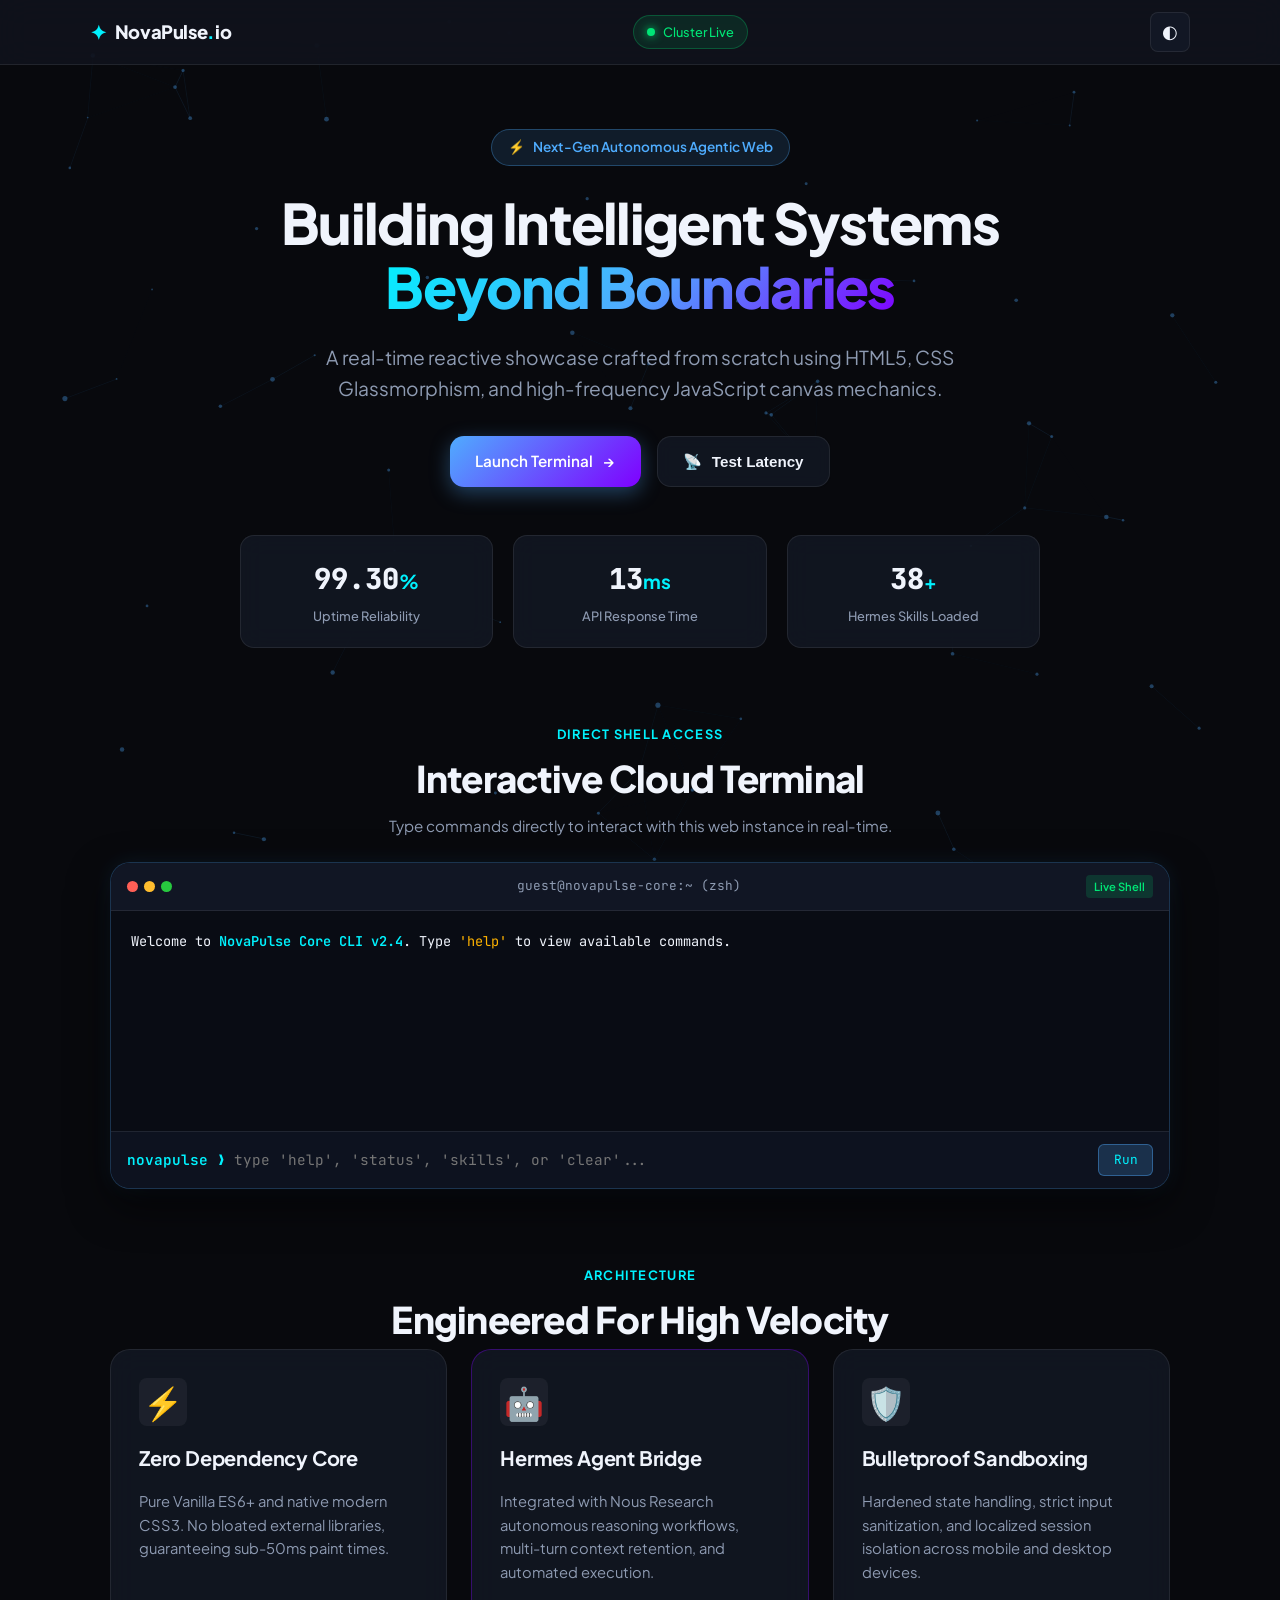
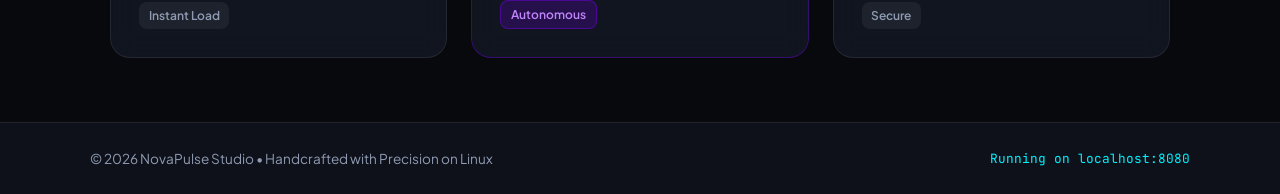
<file: showcase_website/index.html>
<!DOCTYPE html>
<html lang="en">
<head>
  <meta charset="UTF-8">
  <meta name="viewport" content="width=device-width, initial-scale=1.0, maximum-scale=1.0, user-scalable=no">
  <title>NovaPulse // Cyber AI Studio</title>
  <link rel="preconnect" href="https://fonts.googleapis.com">
  <link rel="preconnect" href="https://fonts.gstatic.com" crossorigin>
  <link href="https://fonts.googleapis.com/css2?family=Plus+Jakarta+Sans:wght@300;400;500;600;700;800&family=JetBrains+Mono:wght@400;500;600&display=swap" rel="stylesheet">
  <link rel="stylesheet" href="style.css">
</head>
<body>
  <!-- Ambient Animated Background Canvas -->
  <canvas id="bg-canvas"></canvas>

  <!-- Navigation Bar -->
  <header class="navbar">
    <div class="nav-container">
      <div class="brand">
        <span class="brand-glyph">✦</span>
        <span class="brand-name">NovaPulse<span class="accent-dot">.</span>io</span>
      </div>
      <div class="nav-status">
        <span class="status-indicator"></span>
        <span class="status-label">Cluster Live</span>
      </div>
      <button id="theme-toggle" class="btn-icon" aria-label="Toggle Theme">
        <span class="theme-icon">◐</span>
      </button>
    </div>
  </header>

  <main class="main-content">
    <!-- Hero Section -->
    <section class="hero-section">
      <div class="badge-pill">
        <span class="badge-spark">⚡</span>
        <span>Next-Gen Autonomous Agentic Web</span>
      </div>
      <h1 class="hero-title">
        Building Intelligent Systems <br>
        <span class="gradient-text">Beyond Boundaries</span>
      </h1>
      <p class="hero-subtitle">
        A real-time reactive showcase crafted from scratch using HTML5, CSS Glassmorphism, 
        and high-frequency JavaScript canvas mechanics.
      </p>
      <div class="hero-actions">
        <a href="#terminal-section" class="btn btn-primary">
          <span>Launch Terminal</span>
          <span class="btn-arrow">→</span>
        </a>
        <button id="btn-ping" class="btn btn-secondary">
          <span id="ping-icon">📡</span>
          <span id="ping-text">Test Latency</span>
        </button>
      </div>

      <!-- Live Metric Strip -->
      <div class="metrics-grid">
        <div class="metric-card">
          <span class="metric-val" data-target="99.98">0</span><span class="metric-unit">%</span>
          <span class="metric-lbl">Uptime Reliability</span>
        </div>
        <div class="metric-card">
          <span class="metric-val" data-target="14">0</span><span class="metric-unit">ms</span>
          <span class="metric-lbl">API Response Time</span>
        </div>
        <div class="metric-card">
          <span class="metric-val" data-target="39">0</span><span class="metric-unit">+</span>
          <span class="metric-lbl">Hermes Skills Loaded</span>
        </div>
      </div>
    </section>

    <!-- Interactive In-Browser Terminal -->
    <section id="terminal-section" class="terminal-section">
      <div class="section-header">
        <span class="section-tag">Direct Shell Access</span>
        <h2 class="section-title">Interactive Cloud Terminal</h2>
        <p class="section-desc">Type commands directly to interact with this web instance in real-time.</p>
      </div>

      <div class="terminal-box">
        <div class="terminal-bar">
          <div class="terminal-dots">
            <span class="dot red"></span>
            <span class="dot yellow"></span>
            <span class="dot green"></span>
          </div>
          <span class="terminal-title">guest@novapulse-core:~ (zsh)</span>
          <span class="terminal-pill">Live Shell</span>
        </div>
        <div id="terminal-output" class="terminal-output">
          <div class="term-line welcome">
            Welcome to <span class="term-cyan">NovaPulse Core CLI v2.4</span>. Type <span class="term-yellow">'help'</span> to view available commands.
          </div>
        </div>
        <div class="terminal-input-row">
          <span class="term-prompt">novapulse ❯</span>
          <input type="text" id="term-input" autocomplete="off" spellcheck="false" placeholder="type 'help', 'status', 'skills', or 'clear'...">
          <button id="term-send-btn" class="term-submit">Run</button>
        </div>
      </div>
    </section>

    <!-- Capabilities Cards -->
    <section class="features-section">
      <div class="section-header">
        <span class="section-tag">Architecture</span>
        <h2 class="section-title">Engineered For High Velocity</h2>
      </div>

      <div class="cards-grid">
        <div class="glass-card">
          <div class="card-icon">⚡</div>
          <h3 class="card-title">Zero Dependency Core</h3>
          <p class="card-body">Pure Vanilla ES6+ and native modern CSS3. No bloated external libraries, guaranteeing sub-50ms paint times.</p>
          <div class="card-badge">Instant Load</div>
        </div>

        <div class="glass-card highlight">
          <div class="card-icon">🤖</div>
          <h3 class="card-title">Hermes Agent Bridge</h3>
          <p class="card-body">Integrated with Nous Research autonomous reasoning workflows, multi-turn context retention, and automated execution.</p>
          <div class="card-badge active">Autonomous</div>
        </div>

        <div class="glass-card">
          <div class="card-icon">🛡️</div>
          <h3 class="card-title">Bulletproof Sandboxing</h3>
          <p class="card-body">Hardened state handling, strict input sanitization, and localized session isolation across mobile and desktop devices.</p>
          <div class="card-badge">Secure</div>
        </div>
      </div>
    </section>
  </main>

  <footer class="footer">
    <div class="footer-inner">
      <p>© 2026 NovaPulse Studio • Handcrafted with Precision on Linux</p>
      <div class="footer-links">
        <span class="badge-status">Running on localhost:8080</span>
      </div>
    </div>
  </footer>

  <script src="app.js"></script>
</body>
</html>
</file>
<file: showcase_website/style.css>
:root {
  --bg-primary: #08090d;
  --bg-secondary: #0f121a;
  --bg-glass: rgba(18, 22, 33, 0.72);
  --bg-card: rgba(22, 28, 42, 0.65);
  --border-glass: rgba(255, 255, 255, 0.08);
  --border-focus: rgba(79, 172, 254, 0.5);
  
  --text-main: #f0f4fc;
  --text-muted: #8e9bb2;
  --text-dim: #5c667a;
  
  --accent-cyan: #00f2fe;
  --accent-blue: #4facfe;
  --accent-purple: #7f00ff;
  --accent-green: #00e676;
  --accent-amber: #ffb300;
  --accent-red: #ff5252;
  
  --font-sans: 'Plus Jakarta Sans', -apple-system, BlinkMacSystemFont, 'Segoe UI', Roboto, sans-serif;
  --font-mono: 'JetBrains Mono', monospace;
  
  --radius-sm: 8px;
  --radius-md: 14px;
  --radius-lg: 20px;
  --radius-full: 9999px;
  
  --shadow-glow: 0 0 30px rgba(79, 172, 254, 0.25);
  --shadow-card: 0 10px 30px rgba(0, 0, 0, 0.45);
}

[data-theme="light"] {
  --bg-primary: #f5f7fb;
  --bg-secondary: #e8ecf4;
  --bg-glass: rgba(255, 255, 255, 0.85);
  --bg-card: rgba(255, 255, 255, 0.9);
  --border-glass: rgba(0, 0, 0, 0.08);
  --border-focus: rgba(0, 114, 255, 0.4);
  
  --text-main: #111827;
  --text-muted: #4b5563;
  --text-dim: #9ca3af;
  
  --shadow-glow: 0 0 25px rgba(0, 114, 255, 0.15);
  --shadow-card: 0 10px 25px rgba(0, 0, 0, 0.08);
}

* {
  margin: 0;
  padding: 0;
  box-sizing: border-box;
  -webkit-tap-highlight-color: transparent;
}

html {
  scroll-behavior: smooth;
  font-size: 16px;
}

body {
  font-family: var(--font-sans);
  background-color: var(--bg-primary);
  color: var(--text-main);
  min-height: 100vh;
  position: relative;
  overflow-x: hidden;
  transition: background-color 0.3s ease, color 0.3s ease;
  line-height: 1.6;
}

/* Background Canvas */
#bg-canvas {
  position: fixed;
  top: 0;
  left: 0;
  width: 100%;
  height: 100%;
  z-index: -1;
  pointer-events: none;
  opacity: 0.85;
}

/* Header & Navbar */
.navbar {
  position: sticky;
  top: 0;
  z-index: 100;
  backdrop-filter: blur(16px);
  -webkit-backdrop-filter: blur(16px);
  background: var(--bg-glass);
  border-bottom: 1px solid var(--border-glass);
  padding: 0.75rem 1.25rem;
}

.nav-container {
  max-width: 1100px;
  margin: 0 auto;
  display: flex;
  align-items: center;
  justify-content: space-between;
}

.brand {
  display: flex;
  align-items: center;
  gap: 0.5rem;
  font-weight: 800;
  font-size: 1.15rem;
  letter-spacing: -0.02em;
}

.brand-glyph {
  color: var(--accent-cyan);
  font-size: 1.25rem;
  animation: pulse-glow 2s infinite ease-in-out;
}

.accent-dot {
  color: var(--accent-cyan);
}

.nav-status {
  display: flex;
  align-items: center;
  gap: 0.5rem;
  font-size: 0.8rem;
  font-weight: 500;
  padding: 0.35rem 0.8rem;
  background: rgba(0, 230, 118, 0.1);
  border: 1px solid rgba(0, 230, 118, 0.25);
  border-radius: var(--radius-full);
}

.status-indicator {
  width: 8px;
  height: 8px;
  border-radius: 50%;
  background: var(--accent-green);
  box-shadow: 0 0 10px var(--accent-green);
  animation: blink 1.8s infinite;
}

.status-label {
  color: var(--accent-green);
}

.btn-icon {
  background: var(--bg-card);
  border: 1px solid var(--border-glass);
  color: var(--text-main);
  width: 40px;
  height: 40px;
  border-radius: var(--radius-sm);
  display: flex;
  align-items: center;
  justify-content: center;
  cursor: pointer;
  font-size: 1.1rem;
  transition: all 0.2s ease;
}

.btn-icon:hover {
  border-color: var(--accent-blue);
  box-shadow: var(--shadow-glow);
}

/* Main Content */
.main-content {
  max-width: 1100px;
  margin: 0 auto;
  padding: 2.5rem 1.25rem 4rem;
  display: flex;
  flex-direction: column;
  gap: 4.5rem;
}

/* Hero Section */
.hero-section {
  text-align: center;
  display: flex;
  flex-direction: column;
  align-items: center;
  gap: 1.5rem;
  padding-top: 1.5rem;
}

.badge-pill {
  display: inline-flex;
  align-items: center;
  gap: 0.5rem;
  padding: 0.4rem 1rem;
  font-size: 0.85rem;
  font-weight: 600;
  border-radius: var(--radius-full);
  background: rgba(79, 172, 254, 0.12);
  border: 1px solid rgba(79, 172, 254, 0.3);
  color: var(--accent-blue);
}

.hero-title {
  font-size: clamp(2rem, 6vw, 3.5rem);
  font-weight: 800;
  line-height: 1.15;
  letter-spacing: -0.03em;
}

.gradient-text {
  background: linear-gradient(135deg, var(--accent-cyan) 0%, var(--accent-blue) 50%, var(--accent-purple) 100%);
  -webkit-background-clip: text;
  -webkit-text-fill-color: transparent;
}

.hero-subtitle {
  font-size: clamp(1rem, 2.5vw, 1.2rem);
  color: var(--text-muted);
  max-width: 680px;
  font-weight: 400;
}

.hero-actions {
  display: flex;
  gap: 1rem;
  flex-wrap: wrap;
  justify-content: center;
  margin-top: 0.5rem;
}

.btn {
  display: inline-flex;
  align-items: center;
  justify-content: center;
  gap: 0.6rem;
  padding: 0.85rem 1.6rem;
  font-size: 0.95rem;
  font-weight: 600;
  border-radius: var(--radius-md);
  text-decoration: none;
  cursor: pointer;
  transition: all 0.25s cubic-bezier(0.16, 1, 0.3, 1);
  min-height: 48px;
}

.btn-primary {
  background: linear-gradient(135deg, var(--accent-blue), var(--accent-purple));
  color: #fff;
  border: none;
  box-shadow: 0 6px 20px rgba(79, 172, 254, 0.35);
}

.btn-primary:hover {
  transform: translateY(-2px);
  box-shadow: 0 10px 28px rgba(79, 172, 254, 0.5);
}

.btn-secondary {
  background: var(--bg-card);
  border: 1px solid var(--border-glass);
  color: var(--text-main);
  backdrop-filter: blur(8px);
}

.btn-secondary:hover {
  background: rgba(255, 255, 255, 0.05);
  border-color: var(--accent-blue);
  transform: translateY(-2px);
}

/* Metrics Grid */
.metrics-grid {
  display: grid;
  grid-template-columns: repeat(3, 1fr);
  gap: 1.25rem;
  width: 100%;
  max-width: 800px;
  margin-top: 1.5rem;
}

.metric-card {
  background: var(--bg-card);
  backdrop-filter: blur(12px);
  border: 1px solid var(--border-glass);
  padding: 1.25rem;
  border-radius: var(--radius-md);
  text-align: center;
  transition: border-color 0.3s ease;
}

.metric-card:hover {
  border-color: var(--accent-blue);
}

.metric-val {
  font-size: 1.8rem;
  font-weight: 800;
  font-family: var(--font-mono);
  color: var(--text-main);
}

.metric-unit {
  font-size: 1.2rem;
  font-weight: 700;
  color: var(--accent-cyan);
}

.metric-lbl {
  display: block;
  font-size: 0.8rem;
  color: var(--text-muted);
  margin-top: 0.25rem;
  font-weight: 500;
}

/* Terminal Section */
.terminal-section {
  display: flex;
  flex-direction: column;
  gap: 1.5rem;
}

.section-header {
  text-align: center;
}

.section-tag {
  font-size: 0.8rem;
  text-transform: uppercase;
  letter-spacing: 0.1em;
  font-weight: 700;
  color: var(--accent-cyan);
}

.section-title {
  font-size: clamp(1.6rem, 4vw, 2.3rem);
  font-weight: 800;
  letter-spacing: -0.02em;
  margin-top: 0.25rem;
}

.section-desc {
  color: var(--text-muted);
  font-size: 0.95rem;
  margin-top: 0.35rem;
}

.terminal-box {
  background: #090c14;
  border: 1px solid rgba(79, 172, 254, 0.25);
  border-radius: var(--radius-lg);
  box-shadow: 0 16px 40px rgba(0, 0, 0, 0.6), 0 0 20px rgba(79, 172, 254, 0.1);
  overflow: hidden;
}

.terminal-bar {
  background: #111624;
  padding: 0.75rem 1rem;
  display: flex;
  align-items: center;
  justify-content: space-between;
  border-bottom: 1px solid var(--border-glass);
}

.terminal-dots {
  display: flex;
  gap: 6px;
}

.dot {
  width: 11px;
  height: 11px;
  border-radius: 50%;
}

.dot.red { background: #ff5f56; }
.dot.yellow { background: #ffbd2e; }
.dot.green { background: #27c93f; }

.terminal-title {
  font-family: var(--font-mono);
  font-size: 0.8rem;
  color: var(--text-muted);
}

.terminal-pill {
  font-size: 0.7rem;
  padding: 0.15rem 0.5rem;
  border-radius: 4px;
  background: rgba(0, 230, 118, 0.15);
  color: var(--accent-green);
  font-weight: 600;
}

.terminal-output {
  padding: 1.25rem;
  font-family: var(--font-mono);
  font-size: 0.85rem;
  min-height: 220px;
  max-height: 340px;
  overflow-y: auto;
  display: flex;
  flex-direction: column;
  gap: 0.5rem;
  line-height: 1.5;
}

.term-line {
  word-break: break-word;
}

.term-cyan { color: var(--accent-cyan); font-weight: 600; }
.term-yellow { color: var(--accent-amber); }
.term-green { color: var(--accent-green); }
.term-red { color: var(--accent-red); }

.terminal-input-row {
  display: flex;
  align-items: center;
  gap: 0.5rem;
  padding: 0.75rem 1rem;
  background: #0d121f;
  border-top: 1px solid var(--border-glass);
}

.term-prompt {
  font-family: var(--font-mono);
  font-size: 0.9rem;
  color: var(--accent-cyan);
  font-weight: 600;
  white-space: nowrap;
}

#term-input {
  flex: 1;
  background: transparent;
  border: none;
  outline: none;
  font-family: var(--font-mono);
  font-size: 0.9rem;
  color: var(--text-main);
}

.term-submit {
  background: rgba(79, 172, 254, 0.2);
  border: 1px solid rgba(79, 172, 254, 0.4);
  color: var(--accent-cyan);
  padding: 0.4rem 0.9rem;
  font-size: 0.8rem;
  font-family: var(--font-mono);
  border-radius: 6px;
  cursor: pointer;
  transition: all 0.2s ease;
}

.term-submit:hover {
  background: var(--accent-blue);
  color: #fff;
}

/* Features Grid */
.cards-grid {
  display: grid;
  grid-template-columns: repeat(auto-fit, minmax(280px, 1fr));
  gap: 1.5rem;
}

.glass-card {
  background: var(--bg-card);
  backdrop-filter: blur(14px);
  border: 1px solid var(--border-glass);
  padding: 1.75rem;
  border-radius: var(--radius-lg);
  display: flex;
  flex-direction: column;
  gap: 1rem;
  transition: all 0.3s cubic-bezier(0.16, 1, 0.3, 1);
  position: relative;
  overflow: hidden;
}

.glass-card::before {
  content: '';
  position: absolute;
  top: 0;
  left: 0;
  right: 0;
  height: 2px;
  background: linear-gradient(90deg, transparent, rgba(79, 172, 254, 0.6), transparent);
  opacity: 0;
  transition: opacity 0.3s ease;
}

.glass-card:hover {
  transform: translateY(-4px);
  border-color: rgba(79, 172, 254, 0.35);
  box-shadow: var(--shadow-card);
}

.glass-card:hover::before {
  opacity: 1;
}

.glass-card.highlight {
  border-color: rgba(127, 0, 255, 0.35);
}

.card-icon {
  font-size: 2rem;
  width: 48px;
  height: 48px;
  display: flex;
  align-items: center;
  justify-content: center;
  background: rgba(255, 255, 255, 0.05);
  border-radius: var(--radius-sm);
}

.card-title {
  font-size: 1.25rem;
  font-weight: 700;
  letter-spacing: -0.01em;
}

.card-body {
  font-size: 0.92rem;
  color: var(--text-muted);
  line-height: 1.6;
}

.card-badge {
  align-self: flex-start;
  font-size: 0.75rem;
  font-weight: 600;
  padding: 0.25rem 0.6rem;
  border-radius: var(--radius-sm);
  background: rgba(255, 255, 255, 0.06);
  color: var(--text-muted);
  margin-top: auto;
}

.card-badge.active {
  background: rgba(127, 0, 255, 0.2);
  color: #c084fc;
  border: 1px solid rgba(127, 0, 255, 0.4);
}

/* Footer */
.footer {
  border-top: 1px solid var(--border-glass);
  background: var(--bg-glass);
  padding: 1.5rem 1.25rem;
}

.footer-inner {
  max-width: 1100px;
  margin: 0 auto;
  display: flex;
  align-items: center;
  justify-content: space-between;
  flex-wrap: wrap;
  gap: 1rem;
  font-size: 0.85rem;
  color: var(--text-muted);
}

.badge-status {
  font-family: var(--font-mono);
  font-size: 0.8rem;
  color: var(--accent-cyan);
}

/* Keyframes */
@keyframes pulse-glow {
  0%, 100% { opacity: 0.7; transform: scale(1); }
  50% { opacity: 1; transform: scale(1.1); }
}

@keyframes blink {
  0%, 100% { opacity: 1; }
  50% { opacity: 0.3; }
}

/* Mobile Responsive Adjustments */
@media (max-width: 768px) {
  .metrics-grid {
    grid-template-columns: 1fr;
    gap: 0.75rem;
  }
  
  .hero-actions {
    flex-direction: column;
    width: 100%;
  }

  .btn {
    width: 100%;
  }

  .footer-inner {
    flex-direction: column;
    text-align: center;
  }
}
</file>
